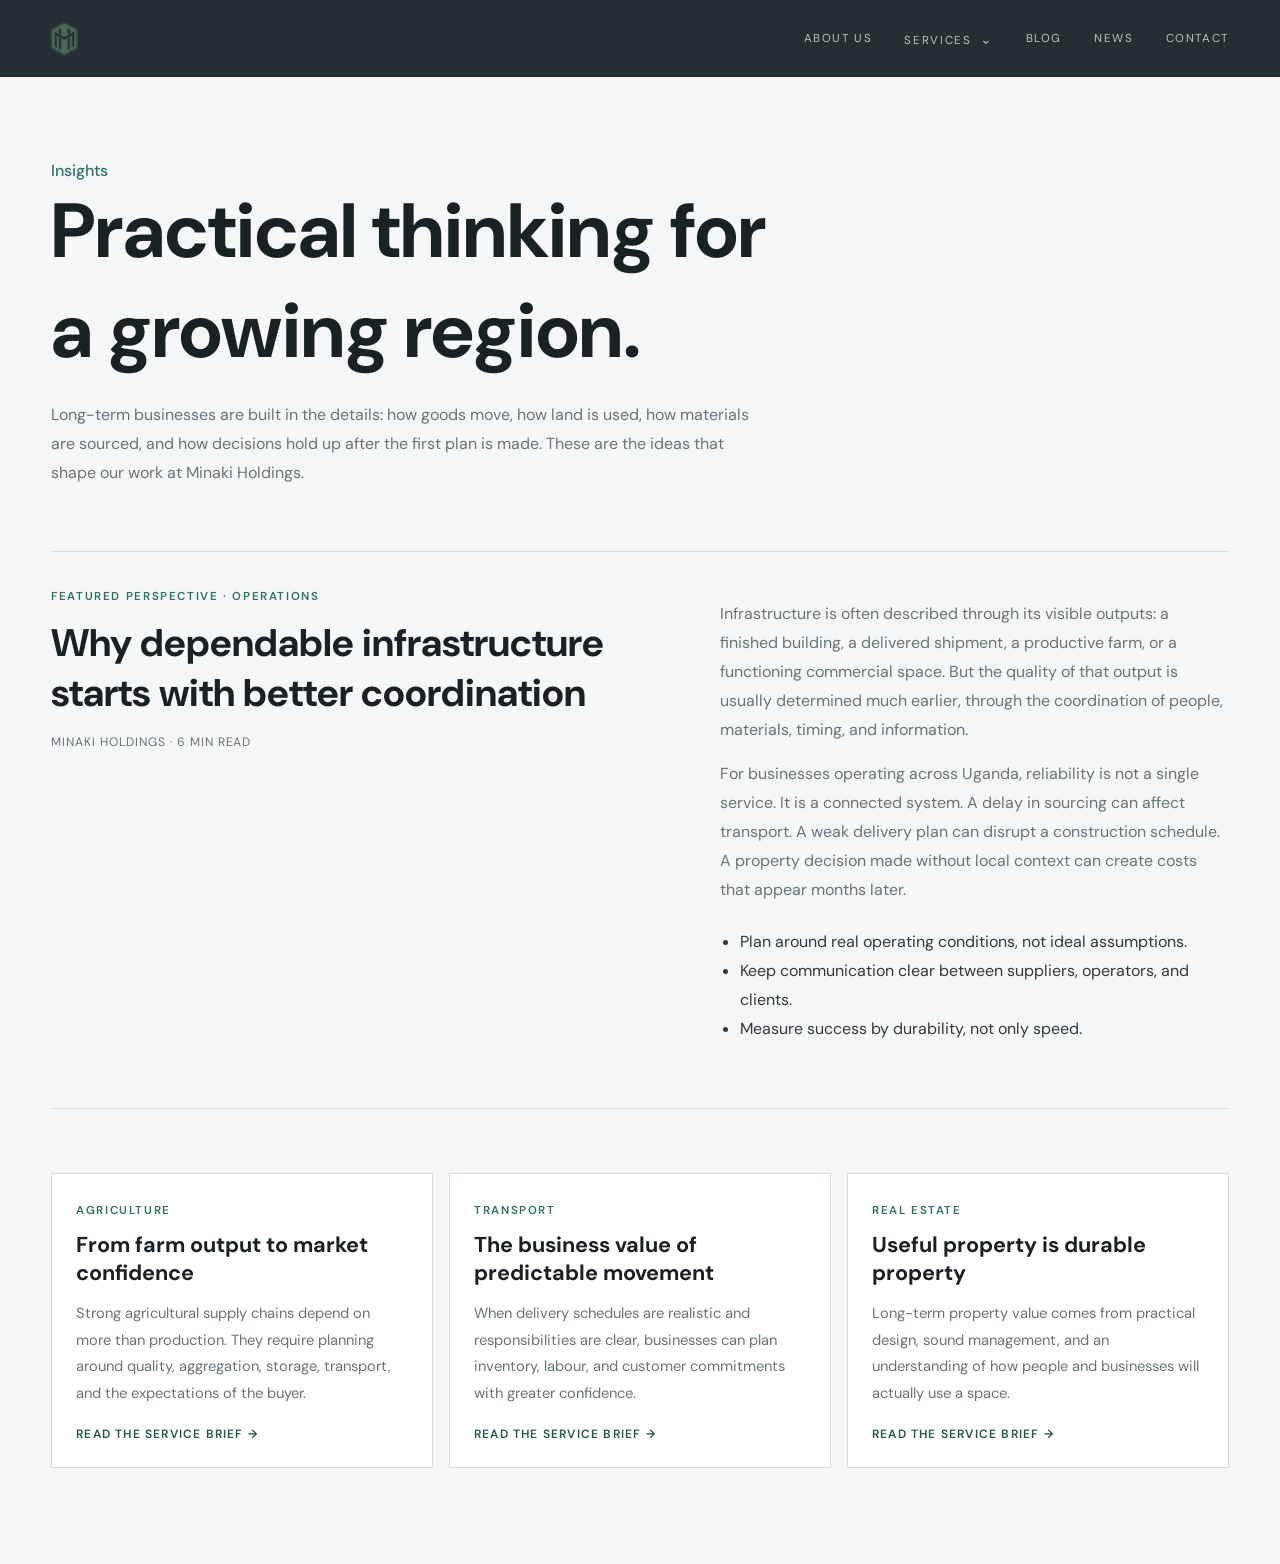
<file: blog.html>
<!DOCTYPE html>
<html lang="en">
<head>
  <meta charset="UTF-8">
  <meta name="viewport" content="width=device-width, initial-scale=1.0">
  <title>Blog | Minaki Holdings</title>
  <link rel="icon" type="image/png" href="logo.png">
  <link rel="preconnect" href="https://fonts.googleapis.com">
  <link rel="preconnect" href="https://fonts.gstatic.com" crossorigin>
  <link href="https://fonts.googleapis.com/css2?family=DM+Sans:wght@300;400;500;600;700&display=swap" rel="stylesheet">
  <link rel="stylesheet" href="styles.css">
  <style>
    .simple-page { padding: 10rem 4vw 6rem; }
    .simple-page-inner { max-width: 1200px; margin: 0 auto; }
    .page-intro { max-width: 720px; margin-bottom: 4rem; }
    .simple-page h1 { margin: 0 0 1.25rem; font-size: clamp(2.8rem, 6vw, 5.4rem); }
    .simple-page p { color: var(--muted); line-height: 1.8; }
    .featured-article {
      display: grid;
      grid-template-columns: 1.1fr .9fr;
      gap: 3rem;
      padding: 2rem 0 4rem;
      border-top: 1px solid var(--line);
      border-bottom: 1px solid var(--line);
    }
    .article-kicker { color: var(--clay); font-size: .72rem; font-weight: 600; letter-spacing: .14em; text-transform: uppercase; }
    .featured-article h2 { margin: .8rem 0 1rem; font-size: clamp(1.8rem, 3vw, 3rem); }
    .article-meta { color: var(--muted); font-size: .76rem; letter-spacing: .08em; text-transform: uppercase; }
    .article-body p { margin: 1rem 0; }
    .article-list { margin: 1.5rem 0 0; padding-left: 1.2rem; color: var(--ink-soft); line-height: 1.8; }
    .article-grid { display: grid; grid-template-columns: repeat(3, 1fr); gap: 1rem; margin-top: 4rem; }
    .article-card { padding: 1.5rem; border: 1px solid var(--line); background: var(--white); }
    .article-card h3 { margin: .8rem 0; font-size: 1.35rem; }
    .article-card p { margin: 0; font-size: .92rem; }
    .article-card a { display: inline-block; margin-top: 1.25rem; color: var(--forest); font-size: .75rem; font-weight: 600; letter-spacing: .1em; text-decoration: none; text-transform: uppercase; }
    @media (max-width: 800px) { .featured-article, .article-grid { grid-template-columns: 1fr; } }
    @media (max-width: 540px) { .simple-page { padding: 8rem 5vw 5rem; } }
  </style>
</head>
<body>
  <nav class="site-nav">
    <a class="brand" href="index.html" aria-label="Minaki Holdings home"><img src="logo.png" alt="Minaki Holdings"></a>
    <div class="nav-links" id="pageNavLinks">
      <a href="index.html#about">About us</a>
      <details class="nav-dropdown">
        <summary>Services <span aria-hidden="true">⌄</span></summary>
        <div class="nav-dropdown-menu">
          <a href="services.html#agriculture">Agriculture</a>
          <a href="services.html#transport">Transport</a>
          <a href="services.html#real-estate">Real estate</a>
          <a href="services.html#hardware">Construction</a>
        </div>
      </details>
      <a href="blog.html">Blog</a>
      <a href="news.html">News</a>
      <a href="index.html#contact">Contact</a>
    </div>
    <button class="nav-toggle" id="pageNavToggle" aria-label="Toggle navigation" aria-expanded="false">&#9776;</button>
  </nav>
  <main class="simple-page">
    <div class="simple-page-inner">
      <div class="page-intro">
        <span class="label">Insights</span>
        <h1>Practical thinking for a growing region.</h1>
        <p>Long-term businesses are built in the details: how goods move, how land is used, how materials are sourced, and how decisions hold up after the first plan is made. These are the ideas that shape our work at Minaki Holdings.</p>
      </div>
      <article class="featured-article">
        <div>
          <span class="article-kicker">Featured perspective · Operations</span>
          <h2>Why dependable infrastructure starts with better coordination</h2>
          <div class="article-meta">Minaki Holdings · 6 min read</div>
        </div>
        <div class="article-body">
          <p>Infrastructure is often described through its visible outputs: a finished building, a delivered shipment, a productive farm, or a functioning commercial space. But the quality of that output is usually determined much earlier, through the coordination of people, materials, timing, and information.</p>
          <p>For businesses operating across Uganda, reliability is not a single service. It is a connected system. A delay in sourcing can affect transport. A weak delivery plan can disrupt a construction schedule. A property decision made without local context can create costs that appear months later.</p>
          <ul class="article-list">
            <li>Plan around real operating conditions, not ideal assumptions.</li>
            <li>Keep communication clear between suppliers, operators, and clients.</li>
            <li>Measure success by durability, not only speed.</li>
          </ul>
        </div>
      </article>
      <div class="article-grid">
        <article class="article-card">
          <span class="article-kicker">Agriculture</span>
          <h3>From farm output to market confidence</h3>
          <p>Strong agricultural supply chains depend on more than production. They require planning around quality, aggregation, storage, transport, and the expectations of the buyer.</p>
          <a href="services.html#agriculture">Read the service brief →</a>
        </article>
        <article class="article-card">
          <span class="article-kicker">Transport</span>
          <h3>The business value of predictable movement</h3>
          <p>When delivery schedules are realistic and responsibilities are clear, businesses can plan inventory, labour, and customer commitments with greater confidence.</p>
          <a href="services.html#transport">Read the service brief →</a>
        </article>
        <article class="article-card">
          <span class="article-kicker">Real estate</span>
          <h3>Useful property is durable property</h3>
          <p>Long-term property value comes from practical design, sound management, and an understanding of how people and businesses will actually use a space.</p>
          <a href="services.html#real-estate">Read the service brief →</a>
        </article>
      </div>
    </div>
  </main>
  <script>
    const pageNavToggle = document.getElementById('pageNavToggle');
    const pageNavLinks = document.getElementById('pageNavLinks');
    pageNavToggle?.addEventListener('click', () => {
      const isOpen = pageNavLinks.classList.toggle('open');
      pageNavToggle.setAttribute('aria-expanded', String(isOpen));
      pageNavToggle.textContent = isOpen ? '✕' : '☰';
    });
  </script>
</body>
</html>
</file>
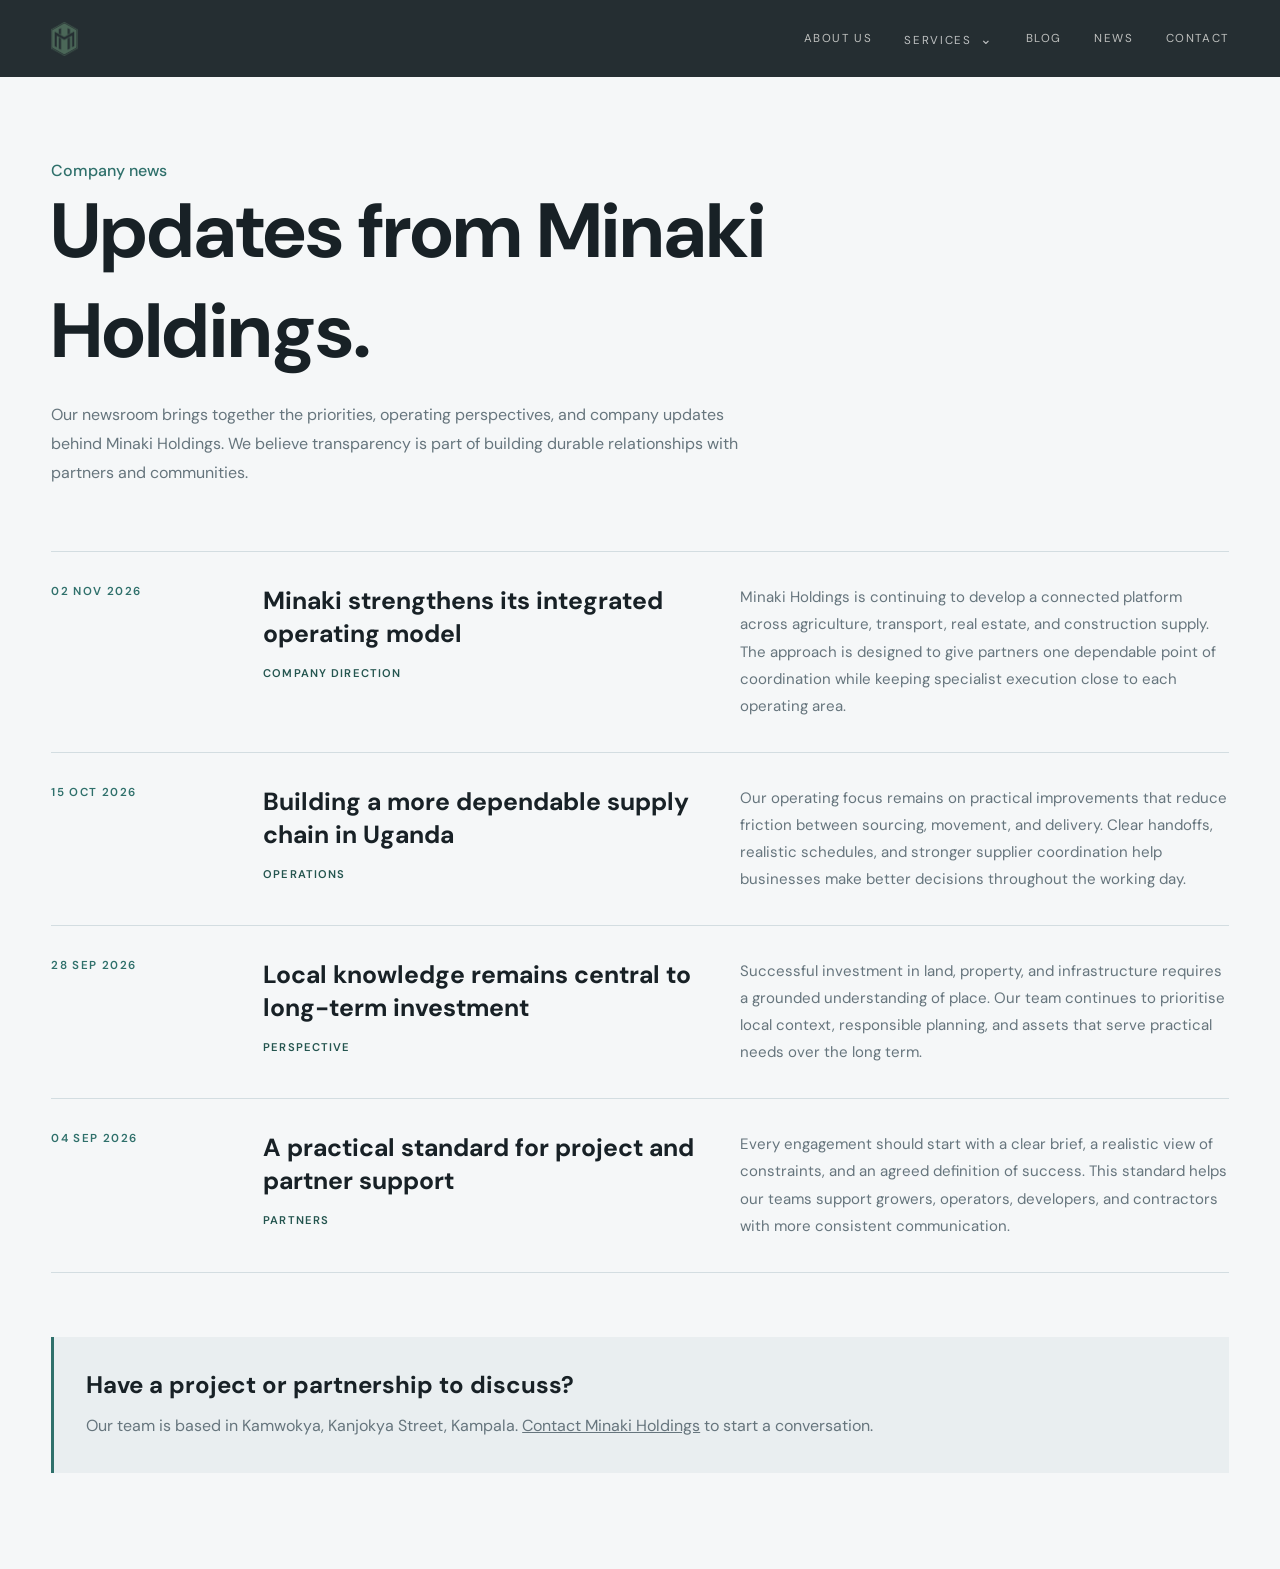
<file: news.html>
<!DOCTYPE html>
<html lang="en">
<head>
  <meta charset="UTF-8">
  <meta name="viewport" content="width=device-width, initial-scale=1.0">
  <title>News | Minaki Holdings</title>
  <link rel="icon" type="image/png" href="logo.png">
  <link rel="preconnect" href="https://fonts.googleapis.com">
  <link rel="preconnect" href="https://fonts.gstatic.com" crossorigin>
  <link href="https://fonts.googleapis.com/css2?family=DM+Sans:wght@300;400;500;600;700&display=swap" rel="stylesheet">
  <link rel="stylesheet" href="styles.css">
  <style>
    .simple-page { padding: 10rem 4vw 6rem; }
    .simple-page-inner { max-width: 1200px; margin: 0 auto; }
    .page-intro { max-width: 720px; margin-bottom: 4rem; }
    .simple-page h1 { margin: 0 0 1.25rem; font-size: clamp(2.8rem, 6vw, 5.4rem); }
    .simple-page p { color: var(--muted); line-height: 1.8; }
    .news-list { display: grid; gap: 0; border-top: 1px solid var(--line); }
    .news-item { display: grid; grid-template-columns: 180px 1fr 1.1fr; gap: 2rem; padding: 2rem 0; border-bottom: 1px solid var(--line); }
    .news-date { color: var(--clay); font-size: .72rem; font-weight: 600; letter-spacing: .12em; text-transform: uppercase; }
    .news-item h2 { margin: 0; font-size: 1.55rem; }
    .news-item p { margin: 0; font-size: .94rem; }
    .news-tag { display: inline-block; margin-top: 1rem; color: var(--forest); font-size: .7rem; font-weight: 600; letter-spacing: .1em; text-transform: uppercase; }
    .news-note { margin-top: 4rem; padding: 2rem; background: var(--sand); border-left: 3px solid var(--clay); }
    .news-note h2 { margin: 0 0 .75rem; font-size: 1.5rem; }
    .news-note p { margin: 0; }
    @media (max-width: 800px) { .news-item { grid-template-columns: 1fr; gap: .75rem; } }
    @media (max-width: 540px) { .simple-page { padding: 8rem 5vw 5rem; } }
  </style>
</head>
<body>
  <nav class="site-nav">
    <a class="brand" href="index.html" aria-label="Minaki Holdings home"><img src="logo.png" alt="Minaki Holdings"></a>
    <div class="nav-links" id="pageNavLinks">
      <a href="index.html#about">About us</a>
      <details class="nav-dropdown">
        <summary>Services <span aria-hidden="true">⌄</span></summary>
        <div class="nav-dropdown-menu">
          <a href="services.html#agriculture">Agriculture</a>
          <a href="services.html#transport">Transport</a>
          <a href="services.html#real-estate">Real estate</a>
          <a href="services.html#hardware">Construction</a>
        </div>
      </details>
      <a href="blog.html">Blog</a>
      <a href="news.html">News</a>
      <a href="index.html#contact">Contact</a>
    </div>
    <button class="nav-toggle" id="pageNavToggle" aria-label="Toggle navigation" aria-expanded="false">&#9776;</button>
  </nav>
  <main class="simple-page">
    <div class="simple-page-inner">
      <div class="page-intro">
        <span class="label">Company news</span>
        <h1>Updates from Minaki Holdings.</h1>
        <p>Our newsroom brings together the priorities, operating perspectives, and company updates behind Minaki Holdings. We believe transparency is part of building durable relationships with partners and communities.</p>
      </div>
      <div class="news-list">
        <article class="news-item">
          <div class="news-date">02 Nov 2026</div>
          <div>
            <h2>Minaki strengthens its integrated operating model</h2>
            <span class="news-tag">Company direction</span>
          </div>
          <p>Minaki Holdings is continuing to develop a connected platform across agriculture, transport, real estate, and construction supply. The approach is designed to give partners one dependable point of coordination while keeping specialist execution close to each operating area.</p>
        </article>
        <article class="news-item">
          <div class="news-date">15 Oct 2026</div>
          <div>
            <h2>Building a more dependable supply chain in Uganda</h2>
            <span class="news-tag">Operations</span>
          </div>
          <p>Our operating focus remains on practical improvements that reduce friction between sourcing, movement, and delivery. Clear handoffs, realistic schedules, and stronger supplier coordination help businesses make better decisions throughout the working day.</p>
        </article>
        <article class="news-item">
          <div class="news-date">28 Sep 2026</div>
          <div>
            <h2>Local knowledge remains central to long-term investment</h2>
            <span class="news-tag">Perspective</span>
          </div>
          <p>Successful investment in land, property, and infrastructure requires a grounded understanding of place. Our team continues to prioritise local context, responsible planning, and assets that serve practical needs over the long term.</p>
        </article>
        <article class="news-item">
          <div class="news-date">04 Sep 2026</div>
          <div>
            <h2>A practical standard for project and partner support</h2>
            <span class="news-tag">Partners</span>
          </div>
          <p>Every engagement should start with a clear brief, a realistic view of constraints, and an agreed definition of success. This standard helps our teams support growers, operators, developers, and contractors with more consistent communication.</p>
        </article>
      </div>
      <div class="news-note">
        <h2>Have a project or partnership to discuss?</h2>
        <p>Our team is based in Kamwokya, Kanjokya Street, Kampala. <a href="index.html#contact">Contact Minaki Holdings</a> to start a conversation.</p>
      </div>
    </div>
  </main>
  <script>
    const pageNavToggle = document.getElementById('pageNavToggle');
    const pageNavLinks = document.getElementById('pageNavLinks');
    pageNavToggle?.addEventListener('click', () => {
      const isOpen = pageNavLinks.classList.toggle('open');
      pageNavToggle.setAttribute('aria-expanded', String(isOpen));
      pageNavToggle.textContent = isOpen ? '✕' : '☰';
    });
  </script>
</body>
</html>
</file>
<file: styles.css>
:root {
  --ink: #182126;
  --ink-soft: #2e3b42;
  --cream: #f5f7f8;
  --sand: #e9eef0;
  --line: #d3dde1;
  --muted: #66757d;
  --forest: #24554f;
  --forest-dark: #183c3a;
  --clay: #2f706b;
  --clay-light: #78aaa5;
  --white: #ffffff;
}

* { box-sizing: border-box; }
html { scroll-behavior: smooth; }
body {
  margin: 0;
  font-family: "DM Sans", sans-serif;
  background: var(--cream);
  color: var(--ink);
  overflow-x: hidden;
}
a { color: inherit; }

nav, .site-nav {
  position: fixed;
  inset: 0 0 auto;
  z-index: 100;
  display: flex;
  align-items: center;
  justify-content: space-between;
  gap: 2rem;
  padding: 1.35rem 4vw;
  transition: background .3s ease, box-shadow .3s ease;
}
nav > *, .site-nav > * { position: relative; z-index: 2; }
nav.scrolled, .site-nav {
  background: rgba(24, 33, 38, .94);
  backdrop-filter: blur(14px);
  box-shadow: 0 1px 0 rgba(255,255,255,.1);
}
.brand {
  color: var(--white) !important;
  display: inline-flex;
  align-items: center;
  min-height: 34px;
  text-decoration: none;
  white-space: nowrap;
}
.brand img {
  display: block;
  width: auto;
  height: 34px;
  max-width: 180px;
  object-fit: contain;
}
.phone-list {
  display: grid;
  gap: .35rem;
}
.phone-list a {
  color: inherit;
  text-decoration: none;
}
.phone-list a:hover { color: var(--clay-light); }
.footer-contact {
  display: flex;
  flex-wrap: wrap;
  justify-content: flex-end;
  gap: .35rem 1rem;
}
.footer-contact a {
  color: inherit;
  text-decoration: none;
}
.footer-contact a:hover { color: var(--clay-light); }
.nav-links { display: flex; align-items: center; gap: 2rem; }
.nav-links a {
  color: rgba(255,253,249,.7) !important;
  font-size: .72rem;
  letter-spacing: .14em;
  text-decoration: none;
  text-transform: uppercase;
  transition: color .2s ease;
}
.nav-links a:hover { color: #ffffff !important; }
.nav-dropdown {
  position: relative;
  color: rgba(255,255,255,.7);
  font-size: .72rem;
  letter-spacing: .14em;
  text-transform: uppercase;
}
.nav-dropdown summary {
  cursor: pointer;
  list-style: none;
  transition: color .2s ease;
}
.nav-dropdown summary::-webkit-details-marker { display: none; }
.nav-dropdown summary span {
  display: inline-block;
  margin-left: .25rem;
  font-size: .9rem;
  transition: transform .2s ease;
}
.nav-dropdown[open] summary span { transform: rotate(180deg); }
.nav-dropdown summary:hover,
.nav-dropdown[open] summary { color: #ffffff; }
.nav-dropdown-menu {
  position: absolute;
  top: calc(100% + 1.25rem);
  left: 50%;
  display: grid;
  min-width: 190px;
  padding: .5rem;
  gap: .15rem;
  transform: translateX(-50%);
  background: var(--ink);
  border: 1px solid rgba(255,255,255,.14);
  box-shadow: 0 16px 30px rgba(0,0,0,.2);
}
.nav-dropdown-menu a {
  padding: .7rem .75rem;
  color: rgba(255,255,255,.72) !important;
  font-size: .68rem;
  letter-spacing: .1em;
}
.nav-dropdown-menu a:hover { background: var(--forest); }
.nav-toggle { display: none; }
.about-photo {
  margin: 0 0 1.5rem;
  height: 260px;
  overflow: hidden;
}
.about-photo img, .photo-strip img {
  width: 100%;
  height: 100%;
  display: block;
  object-fit: cover;
}
.photo-strip {
  display: grid;
  grid-template-columns: 1.15fr 1fr 1fr;
  gap: 1rem;
  margin-top: 3rem;
}
.photo-strip figure {
  margin: 0;
  min-width: 0;
  background: var(--sand);
}
.photo-strip figure:first-child { grid-row: span 2; }
.photo-strip figure:first-child img { height: 330px; }
.photo-strip figure:not(:first-child) img { height: 157px; }
.photo-strip figcaption {
  padding: .8rem 1rem;
  color: var(--ink-soft);
  font-size: .72rem;
  font-weight: 600;
  letter-spacing: .1em;
  text-transform: uppercase;
}

.hero { min-height: 100vh; background: var(--ink); }
.hero-bg {
  background:
    linear-gradient(90deg, rgba(24,33,38,.96) 0%, rgba(24,33,38,.72) 55%, rgba(24,33,38,.48) 100%),
    linear-gradient(160deg, rgba(36,85,79,.62), rgba(24,33,38,.84)),
    url("https://images.unsplash.com/photo-1586348943529-beaae6c28db9?w=1800&q=85") center/cover no-repeat;
}
.hero-content h1, h1, h2, h3 { font-family: "DM Sans", sans-serif; }
.hero-content h1 { max-width: 760px; font-size: clamp(3rem, 6vw, 5.5rem); font-weight: 500; letter-spacing: -.045em; }
.hero-eyebrow, .eyebrow, .label { color: var(--clay) !important; font-weight: 500; }
.hero-content h1 em { color: #ffffff; }
.hero-content p { max-width: 530px; }
.hero-cta, .button.primary, .submit-btn { background: var(--forest) !important; border: 0; border-radius: 3px; }
.hero-cta:hover, .submit-btn:hover { background: var(--clay) !important; }

section { padding-top: 8rem; padding-bottom: 8rem; }
.about { background: var(--cream); }
.about-inner, .services-inner, .team-inner, .locations-inner, .container, .footer-inner { max-width: 1200px; }
.about-left p, .team-intro p, .locations-left p, .section-head p, .service-copy p { color: var(--muted); }
.mission-block { background: var(--sand); border-left-color: var(--clay); }
.stats-row, .stat { border-color: var(--line); }
.stat-num { color: var(--clay); }
.services { background: var(--forest-dark); }
.services-grid { background: rgba(255,255,255,.12); border-color: rgba(255,255,255,.12); }
.service-card { background: var(--forest-dark); }
.service-card::before {
  content: "";
  position: absolute;
  inset: 0;
  z-index: 0;
  opacity: .2;
  background-position: center;
  background-size: cover;
  transition: opacity .3s ease, transform .5s ease;
}
.service-card:nth-child(1)::before {
  background-image: url("https://images.unsplash.com/photo-1500937386664-56d1dfef3854?w=900&q=80");
}
.service-card:nth-child(2)::before {
  background-image: url("https://images.unsplash.com/photo-1519003722824-194d4455a60c?w=900&q=80");
}
.service-card:nth-child(3)::before {
  background-image: url("https://images.unsplash.com/photo-1560518883-ce09059eeffa?w=900&q=80");
}
.service-card:nth-child(4)::before {
  background-image: url("https://images.unsplash.com/photo-1504917595217-d4dc5ebe6122?w=900&q=80");
}
.service-card:nth-child(5)::before {
  background-image: url("https://images.unsplash.com/photo-1516321318423-f06f85e504b3?w=900&q=80");
}
.service-card:hover::before {
  opacity: .3;
  transform: scale(1.05);
}
.service-card > * {
  position: relative;
  z-index: 1;
}
.service-card:hover { background: var(--forest); }
.service-card::after { background: var(--clay); }
.service-icon, .service-link { color: var(--clay); }
.team { background: var(--sand); }
.team-card { background: var(--white); border-color: var(--line); }
.team-avatar { background: var(--forest); }
.locations { background: var(--cream); }
.location-list li { border-color: var(--line); color: var(--ink-soft); }
.location-list li svg { color: var(--clay); }
.contact-panel { background: var(--forest); }
.contact-section { background: var(--white); }
.form-group input, .form-group textarea { border-color: var(--line); background: var(--white); }
.form-group input:focus, .form-group textarea:focus { border-color: var(--clay); }
footer {
  padding: 4.5rem 4vw 1.25rem;
  background: var(--ink);
  color: rgba(255,255,255,.72);
}
.footer-inner {
  display: grid;
  grid-template-columns: 2fr 1fr 1fr 1.25fr;
  gap: 3rem;
  margin: 0 auto;
  padding-bottom: 3.5rem;
}
.footer-main { max-width: 290px; }
.footer-brand { display: inline-flex; }
.footer-brand img {
  display: block;
  width: auto;
  height: 42px;
  max-width: 190px;
}
.footer-main p {
  margin: 1.5rem 0 1.25rem;
  color: rgba(255,255,255,.54);
  font-size: .9rem;
  line-height: 1.7;
}
.footer-email,
.footer-column a {
  color: rgba(255,255,255,.78);
  text-decoration: none;
  transition: color .2s ease;
}
.footer-email { font-size: .85rem; }
.footer-email:hover,
.footer-column a:hover,
.footer-bottom a:hover { color: var(--clay-light); }
.footer-column {
  display: flex;
  flex-direction: column;
  align-items: flex-start;
  gap: .75rem;
  font-size: .84rem;
}
.footer-column h3 {
  margin: 0 0 .45rem;
  color: #fff;
  font-family: "DM Sans", sans-serif;
  font-size: .72rem;
  font-weight: 600;
  letter-spacing: .14em;
  text-transform: uppercase;
}
.footer-details span { line-height: 1.7; }
.footer-bottom {
  display: flex;
  justify-content: space-between;
  gap: 1rem;
  max-width: 1200px;
  margin: 0 auto;
  padding-top: 1.25rem;
  border-top: 1px solid rgba(255,255,255,.12);
  color: rgba(255,255,255,.4);
  font-size: .72rem;
}
.footer-bottom a {
  color: rgba(255,255,255,.6);
  text-decoration: none;
}

.site-nav + .hero {
  min-height: 78vh;
  padding-top: 9rem;
  background:
    linear-gradient(90deg, rgba(24,33,38,.96), rgba(24,33,38,.58)),
    url("https://images.unsplash.com/photo-1500382017468-9049fed747ef?w=1800&q=85") center/cover;
}
.site-nav + .hero h1 { max-width: 14ch; font-size: clamp(3rem, 6vw, 5.5rem); font-weight: 500; }
.site-nav + .hero p { color: rgba(255,253,249,.72); }
.button, .button.secondary { border-radius: 3px; }
.summary-card {
  background: var(--white);
  border: 1px solid var(--line);
  border-top: 0;
  transition: border-color .2s ease, box-shadow .2s ease;
}
.summary-card:hover { border-color: var(--clay); box-shadow: 0 10px 24px rgba(24,33,38,.08); }
.summary-card h3 { font-size: 1.25rem; font-family: "DM Sans", sans-serif; }
.service-section { border-top-color: var(--line); }
.service-section.alt { background: var(--sand); }
.service-panel { background: var(--forest-dark); border-radius: 3px; }
.detail-list li::before { color: var(--clay); }
.cta { background: var(--forest); }

@media (max-width: 900px) {
  nav, .site-nav { padding: 1rem 5vw; }
  .nav-links, .site-nav .nav-links { display: none; }
  .nav-links.open {
    display: flex;
    position: fixed;
    inset: 0;
    z-index: 1;
    background: rgba(24, 33, 38, .98);
    flex-direction: column;
    justify-content: center;
    align-items: center;
    gap: 2rem;
  }
  .nav-links.open a { font-size: 1rem; }
  .nav-links.open .nav-dropdown { width: min(280px, 85vw); text-align: center; font-size: 1rem; }
  .nav-links.open .nav-dropdown summary { padding: .25rem; }
  .nav-links.open .nav-dropdown-menu {
    position: static;
    transform: none;
    min-width: 0;
    margin-top: .75rem;
    background: rgba(255,255,255,.05);
    box-shadow: none;
  }
  .nav-links.open .nav-dropdown-menu a { font-size: .8rem; }
  .nav-toggle { display: block; color: var(--white); background: none; border: 0; font-size: 1.5rem; }
  .about-inner, .locations-inner, .service-layout { grid-template-columns: 1fr; gap: 3rem; }
  .about-right { position: static; }
  .services-grid, .team-grid { grid-template-columns: 1fr 1fr; }
  .summary-grid { grid-template-columns: 1fr 1fr; }
  .form-grid { grid-template-columns: 1fr; }
  .form-full { grid-column: 1; }
  .photo-strip { grid-template-columns: 1fr 1fr; }
  .photo-strip figure:first-child { grid-row: auto; grid-column: 1 / -1; }
  .photo-strip figure:first-child img { height: 260px; }
  .photo-strip figure:not(:first-child) img { height: 180px; }
}
@media (max-width: 540px) {
  nav, .site-nav { padding: 1.1rem 5vw; }
  .hero-content h1, .site-nav + .hero h1 { font-size: clamp(2.7rem, 12vw, 4.5rem); }
  section { padding: 5rem 5vw; }
  .services-grid, .team-grid, .summary-grid { grid-template-columns: 1fr; }
  .stats-row { grid-template-columns: 1fr 1fr; }
  .stat:nth-child(2) { border-right: 0; }
  .stat:nth-child(3) { grid-column: 1 / -1; border-top: 1px solid var(--line); }
  .contact-panel, .service-panel { padding: 2rem; }
  .about-photo { height: 210px; }
  .photo-strip { grid-template-columns: 1fr; }
  .photo-strip figure:first-child { grid-column: auto; }
  .photo-strip figure:first-child img,
  .photo-strip figure:not(:first-child) img { height: 210px; }
  footer { padding: 3.5rem 5vw 1.25rem; }
  .footer-inner { grid-template-columns: 1fr 1fr; gap: 2.5rem 1.5rem; padding-bottom: 2.5rem; }
  .footer-main { grid-column: 1 / -1; max-width: 360px; }
  .footer-bottom { align-items: flex-start; flex-direction: column; }
}
</file>
